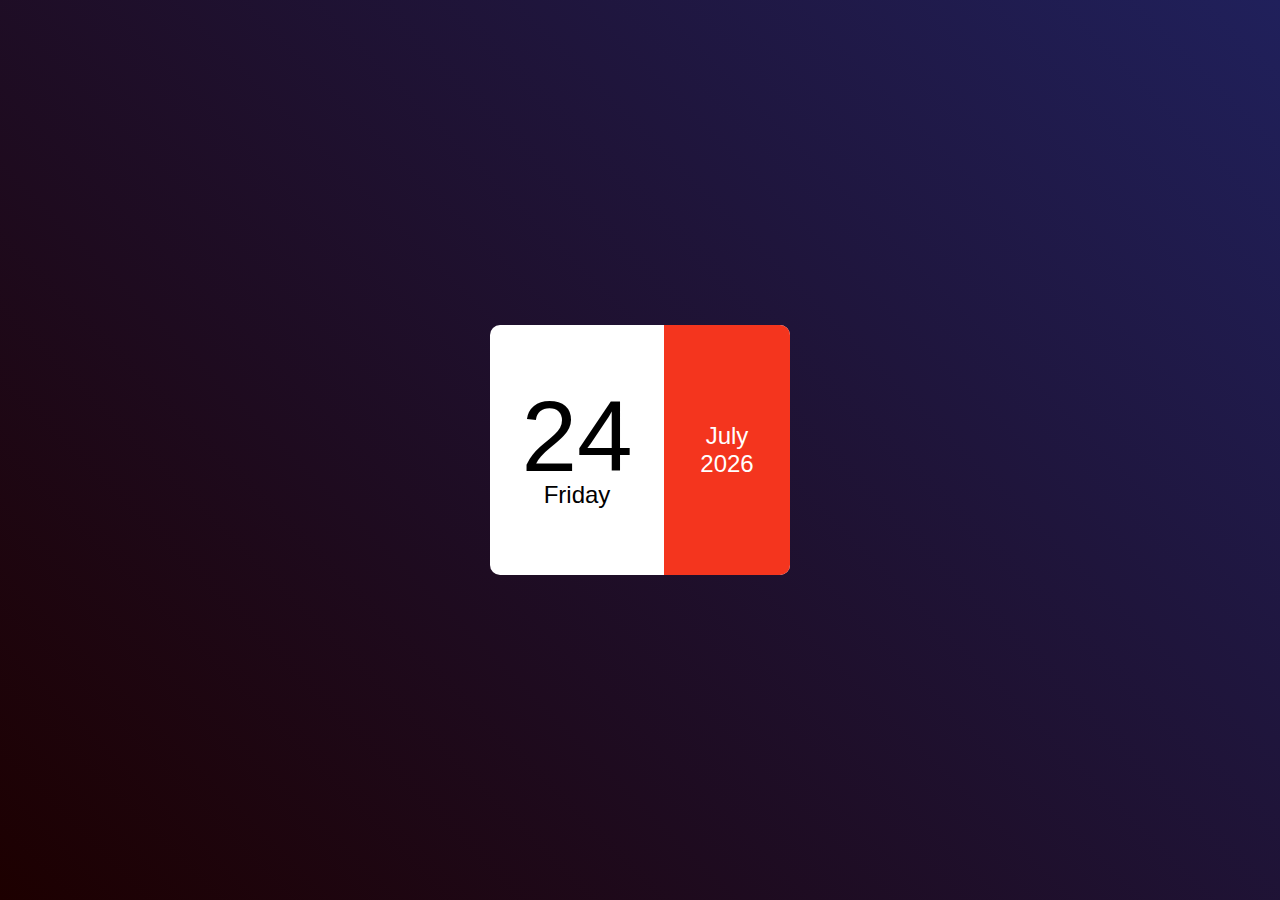
<file: Mini-javascript projects/Calender/index.html>
<!DOCTYPE html>
<html lang="en">
<head>
    <meta charset="UTF-8">
    <meta name="viewport" content="width=device-width, initial-scale=1.0">
    <title>Calender</title>
    <link rel="stylesheet" href="style.css" >
</head>
<body>
   <div class = "hero">
   <div class="calender">
    <div class="left">
        <p id="date">01</p>
        <p id="day">Sunday</p>
    </div>

    <div class="right">
        <p id="month"> January</p>
        <p id="year">2020</p>
    </div>
   </div>
</div> 
<script src="script.js"></script>
</body>
</html>
</file>
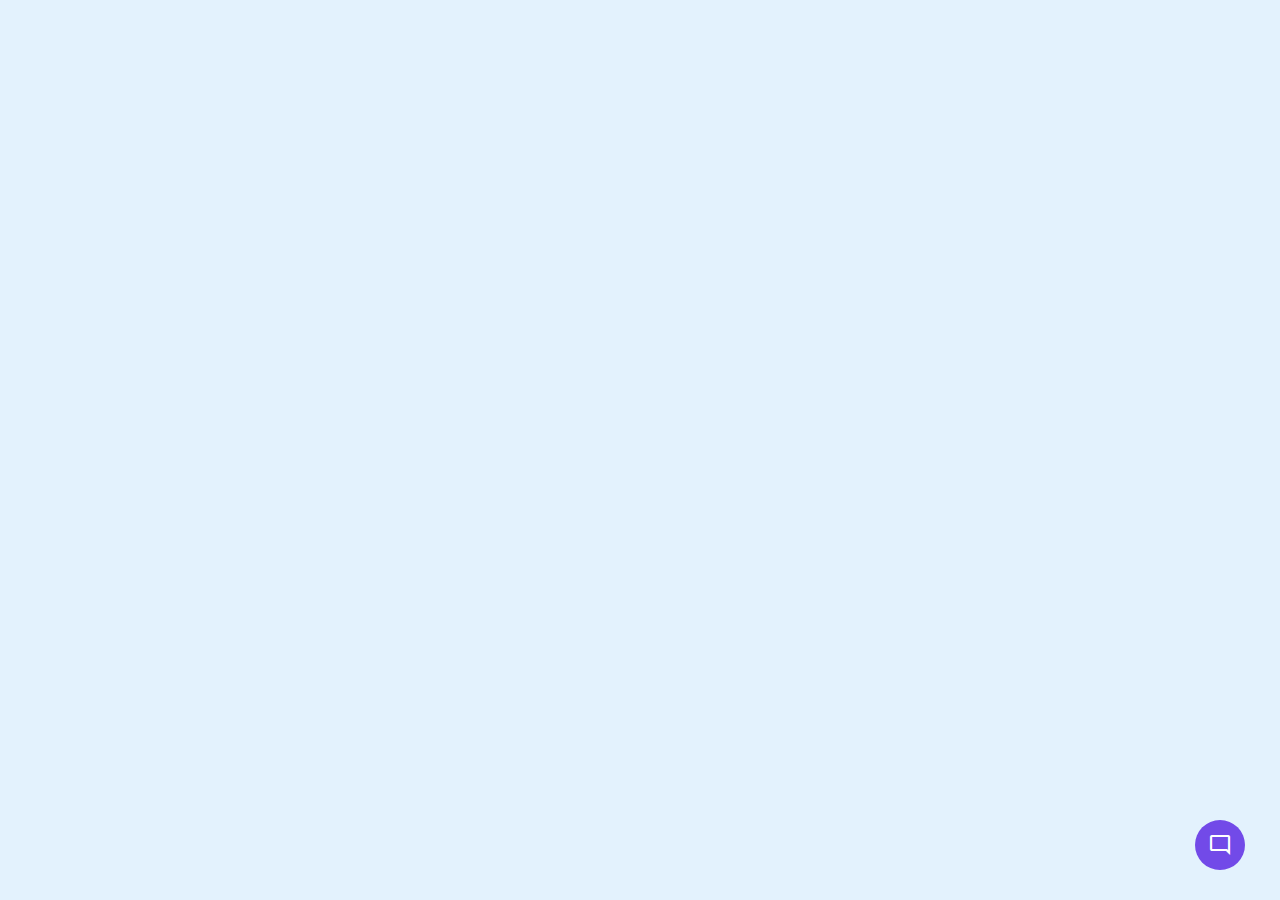
<file: Mini-javascript projects/chatbot/index.html>
<!DOCTYPE html>
<html lang="en">
<head>
    <meta charset="UTF-8">
    <meta name="viewport" content="width=device-width, initial-scale=1.0">
    <title>ChatBot</title>
    <link rel="stylesheet" href="style.css" />
    <link rel="stylesheet" href="https://fonts.googleapis.com/css2?family=Material+Symbols+Outlined:opsz,wght,FILL,GRAD@48,400,0,0" />
</head>
<body >
    <button class="chatbot-toggler">
        <span class="material-symbols-outlined">
            mode_comment
        </span>
        <span class="material-symbols-outlined">
          close
        </span>
    </button>
    <div class=" chatbot">
        <header>
            <h2>Chatbot</h2>
            <span class="close-btn material-symbols-outlined">
                close
              </span>
        </header>
        <ul class="chatbox">
            <li class="chat incoming">
                <span class="material-symbols-outlined">
                    smart_toy
                </span>
                <p>Hi there 👋 <br/> How can I help you today?</p>
            </li>
            <!-- <li class="chat outgoing">
                
                <p>lorem ipsum fdv gfdslf gkfd </p>
            </li> -->
        </ul>
        <div class="chat-input">
            <textarea placeholder="Enter a message..." required> </textarea>
                <span id="send-btn" class="material-symbols-outlined">
                send 
                </span>
        
        </div>
    </div>
    <script src="chat.js" defer></script> 
        <!-- defer tells the browser to wait until the page has finished parsing before executing the script. -->
</body>
</html>
</file>
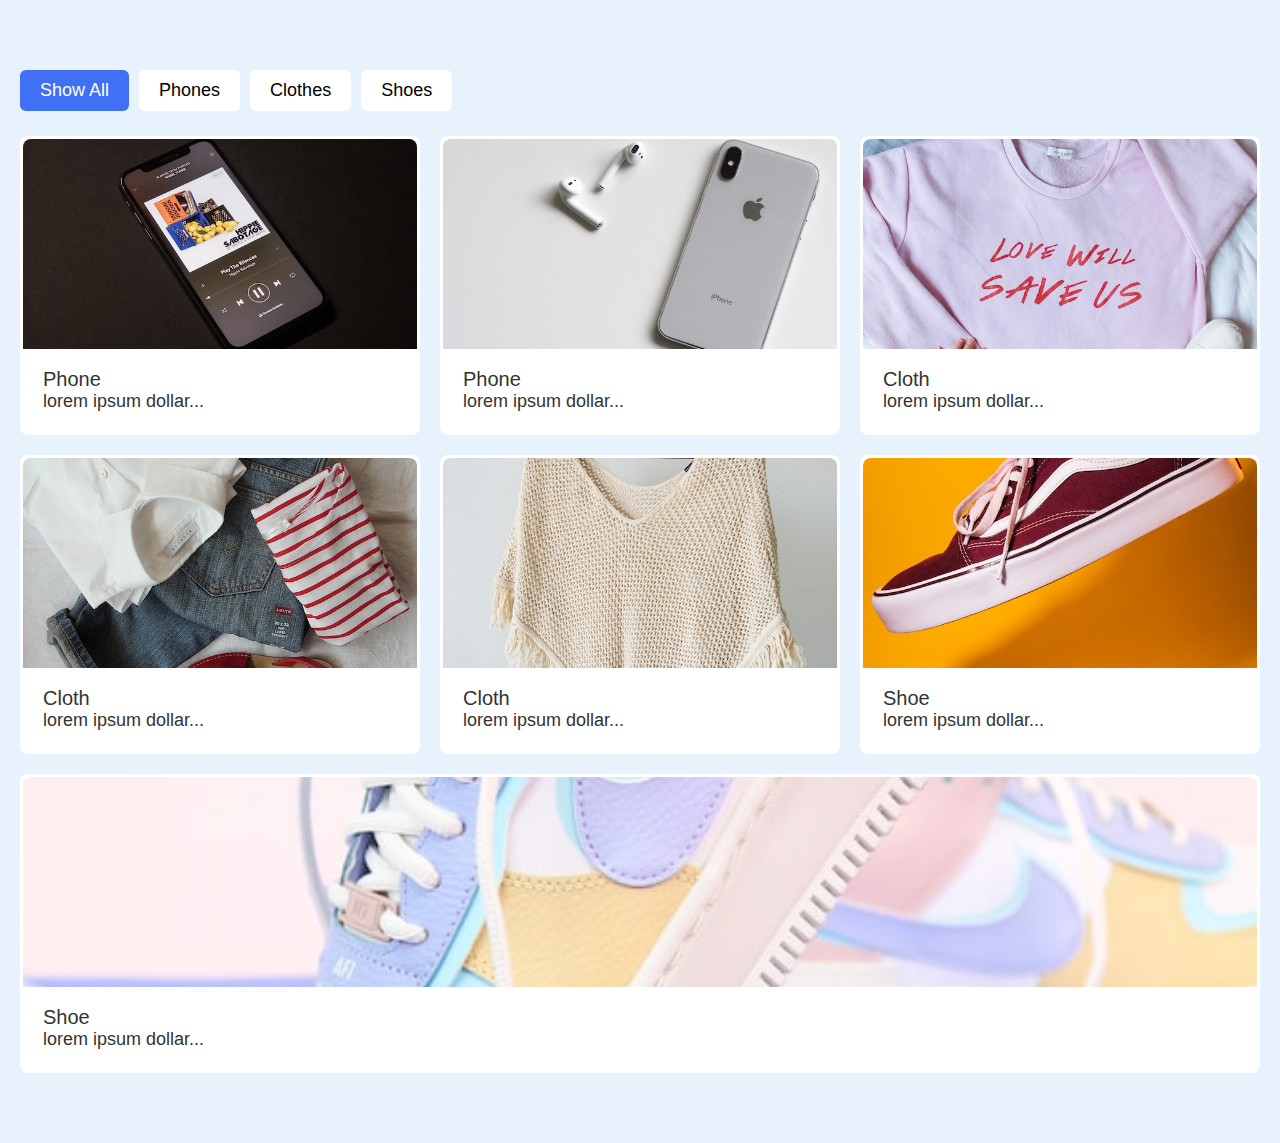
<file: Mini-javascript projects/filterable-image-gallery/index.html>
<!DOCTYPE html>
<html lang="en">
<head>
    <meta charset="UTF-8">
    <meta name="viewport" content="width=device-width, initial-scale=1.0">
    <link rel="stylesheet" href="style.css">

    <title>Filterable Image Gallery</title>
</head>
<body>
  <div class="container">
    <!-- filter buttons -->
    <div class="filter_buttons">
    <button class="active" data-name="all">Show All</button>
    <button data-name="phones">Phones</button>
    <button data-name="clothes">Clothes</button>
    <button data-name="shoes">Shoes</button>
</div>
<!-- images card -->
<div class="filterable_cards">

    <div class="card" data-name="phones">
        <img src="images/phone-1.jpg" />
        <div class="card_body">
            <h6 class="card_title">
                Phone
            </h6>
            <p class="card_text">lorem ipsum dollar...</p>
        </div>
    </div>

    <div class="card" data-name="phones">
        <img src="images/phone-2.jpg" />
        <div class="card_body">
            <h6 class="card_title">
                Phone
            </h6>
            <p class="card_text">lorem ipsum dollar...</p>
        </div>
    </div>

    <div class="card" data-name="clothes">
        <img src="images/cloth-1.jpg" />
        <div class="card_body">
            <h6 class="card_title">
                Cloth
            </h6>
            <p class="card_text">lorem ipsum dollar...</p>
        </div>
    </div>

    <div class="card" data-name="clothes">
        <img src="images/cloth-2.jpg" />
        <div class="card_body">
            <h6 class="card_title">
                Cloth
            </h6>
            <p class="card_text">lorem ipsum dollar...</p>
        </div>
    </div>

    
    <div class="card" data-name="clothes">
        <img src="images/cloth-3.jpg" />
        <div class="card_body">
            <h6 class="card_title">
                Cloth
            </h6>
            <p class="card_text">lorem ipsum dollar...</p>
        </div>
    </div>
   
    <div class="card" data-name="shoes">
        <img src="images/shoe-1.jpg" />
        <div class="card_body">
            <h6 class="card_title">
                Shoe
            </h6>
            <p class="card_text">lorem ipsum dollar...</p>
        </div>
    </div>

    <div class="card" data-name="shoes">
        <img src="images/shoe-2.jpg" />
        <div class="card_body">
            <h6 class="card_title">
                Shoe
            </h6>
            <p class="card_text">lorem ipsum dollar...</p>
        </div>
    </div>

    


</div>
  </div>
  <script src="script.js" defer></script>
</body>
</html>
</file>
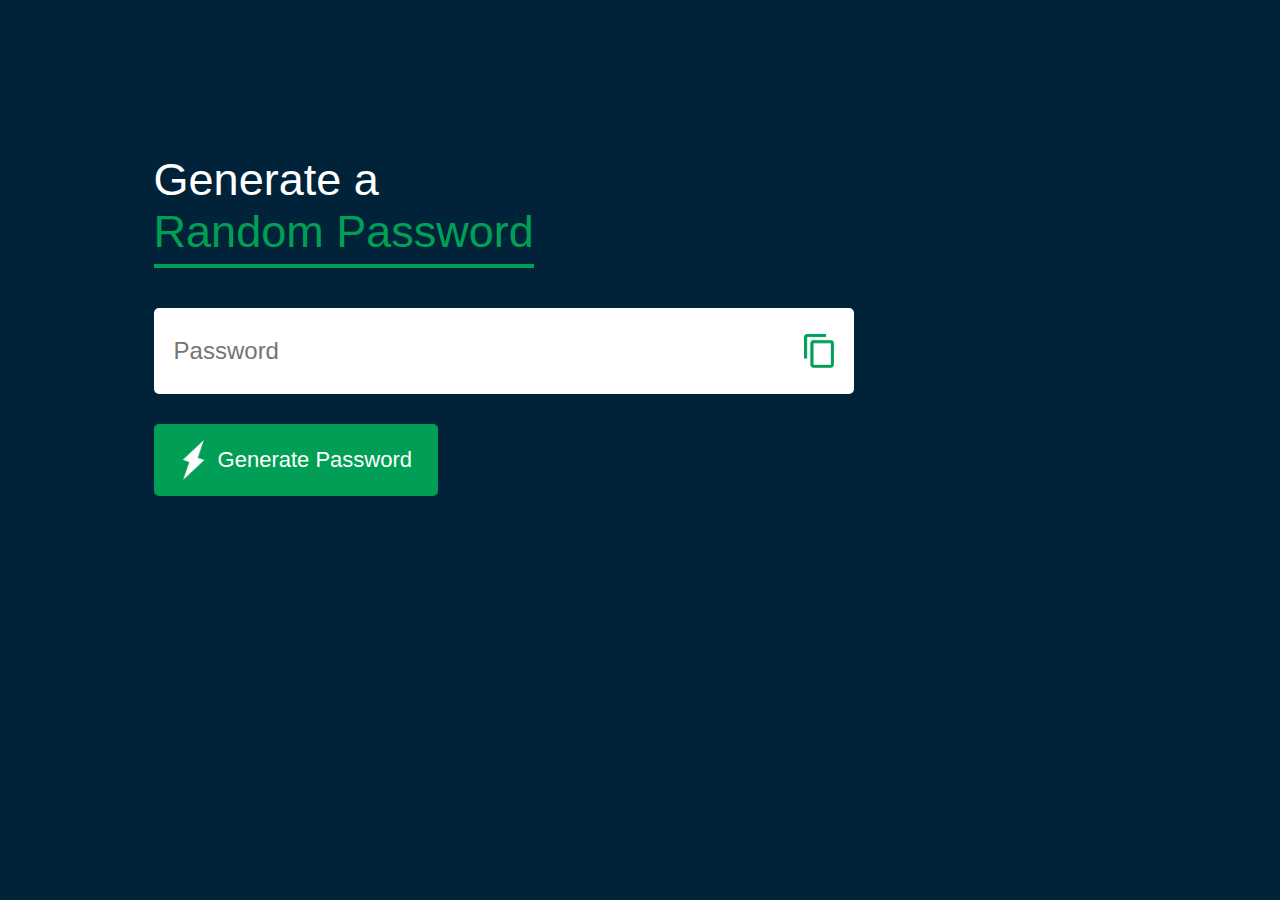
<file: Mini-javascript projects/random-password-generator/index.html>
<!DOCTYPE html>
<html lang="en">
<head>
    <meta charset="UTF-8">
    <meta name="viewport" content="width=device-width, initial-scale=1.0">
    <title>Random Password Generator</title>
    <link rel="stylesheet" href="style.css"/>
</head>
<body>
    <div class="container">
        <h1>Generate a <br/><span>Random Password </span></h1>
        <div class="display">
            <input type="text" id="password" placeholder="Password">
            <img src="images/copy.png" onclick="copyPassword()">
        </div>
        <button onclick="createPassword()"><img src="images/generate.png"  >Generate Password</button>
    </div>
    <script src="password.js"></script>
</body>
</html>
</file>
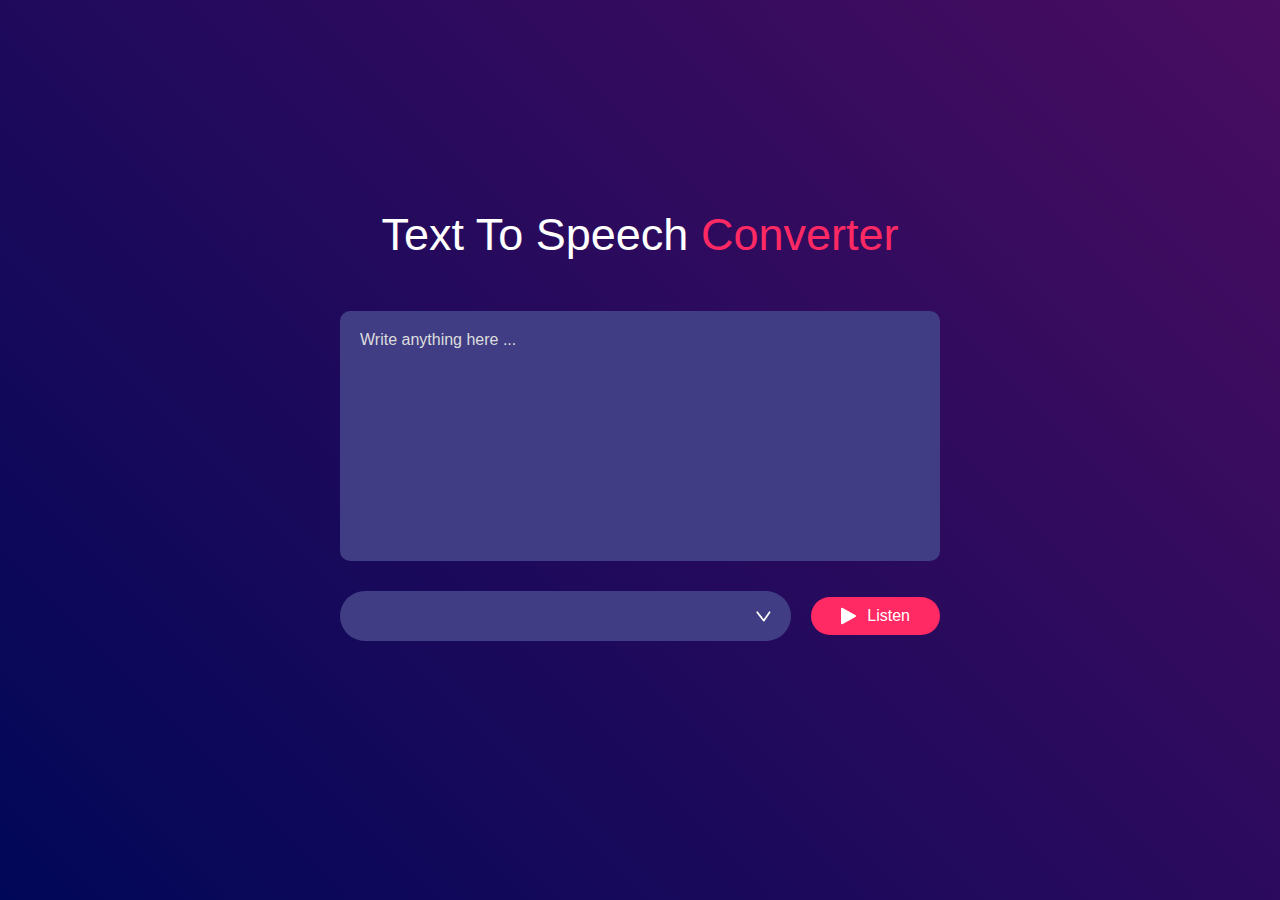
<file: Mini-javascript projects/text-to-voice-converter/index.html>
<!DOCTYPE html>
<html lang="en">
<head>
    <meta charset="UTF-8">
    <meta name="viewport" content="width=device-width, initial-scale=1.0">
    <title>Text - To Speech Converter </title>
    <link rel="stylesheet" href="style.css" /> 
</head>
<body>
    <div class = "hero">
    <h1> Text To Speech <span>Converter</span></h1>
    <textarea placeholder="Write anything here ... " ></textarea>
<div class="row">
    <select> </select>
    <button> <img src="./images/play.png" />Listen </button>
</div>
    </div>
    <script src="script.js"></script>
</body>

</html>
</file>
<file: Mini-javascript projects/Calender/style.css>
* {
  margin: 0;
  padding: 0;
  font-family: "Poppins", sans-serif;
  box-sizing: border-box;
}

.hero {
  width: 100%;
  min-height: 100vh;
  background: linear-gradient(45deg, #1d0000, #20205b);
  display: flex;
  align-items: center;
  justify-content: center;
}

.calender {
  width: 300px;
  height: 250px;
  background: #fff;
  display: flex;
  align-items: center;
  border-radius: 10px;
}

.left,
.right {
  height: 100%;
  display: flex;
  align-items: center;
  justify-content: center;
  font-size: 24px;
  flex-direction: column;
}

.right {
  width: 42%;
  background: #f4351e;
  color: #fff;
  border-top-right-radius: 10px;
  border-bottom-right-radius: 10px;
}

.left {
  width: 58%;
}

#date {
  font-size: 100px;
  line-height: 90px;
}
</file>
<file: Mini-javascript projects/chatbot/style.css>
@import url("https://fonts.googleapis.com/css2?family=Poppins:wght@400;500;600&display=swap");
* {
  margin: 0;
  padding: 0;
  box-sizing: border-box;
  font-family: "poppins", sans-serif;
}

body {
  background: #e3f2fd;
}

.chatbot-toggler {
  position: fixed;
  right: 35px;
  bottom: 30px;
  height: 50px;
  width: 50px;
  display: flex;
  align-items: center;
  justify-content: center;
  background: #724ae8;
  color: #fff;
  border-radius: 50%;
  border: none;
  outline: none;
  cursor: pointer;
  transition: all 0.2 ease;
}

.show-chatbot .chatbot-toggler {
  transform: rotate(90deg);
}

.chatbot-toggler span {
  position: absolute;
}
.show-chatbot .chatbot-toggler span:first-child,
.chatbot-toggler span:last-child {
  opacity: 0;
}

.show-chatbot .chatbot-toggler span:last-child {
  opacity: 1;
}
.chatbot {
  position: fixed;
  right: 35px;
  bottom: 90px;
  width: 420px;
  overflow: hidden;
  background: #fff;
  border-radius: 15px;
  box-shadow: 0 0 128px 0 rgba(0, 0, 0, 0.1),
    0 32px 64px -48px rgba(0, 0, 0, 0.5);
  transform: scale(0.5);
  pointer-events: none;
  opacity: 0;
  transition: all 0.1 ease;
  transform-origin: bottom right;
}

.show-chatbot .chatbot {
  transform: scale(1);
  pointer-events: auto;
  opacity: 1;
}

.chatbot header {
  background: #724ae8;
  padding: 16px 0;
  text-align: center;
  position: relative;
}

.chatbot header h2 {
  color: #fff;
  font-size: 1.4rem;
}

.chatbot header span {
  position: absolute;
  right: 20px;
  top: 50%;
  color: #fff;
  cursor: pointer;
  transform: translateY(-50%);
  display: none;
}
.chatbot .chatbox {
  overflow-y: auto;
  height: 510px;
  padding: 30px 20px 200px;
}

.chatbox .chat {
  display: flex;
}

.chatbox .incoming span {
  color: #fff;
  height: 32px;
  width: 32px;
  background: #724ae8;
  text-align: center;
  line-height: 32px;
  border-radius: 4px;
  margin: 0 10px 7px 0;
  align-self: flex-end;
}

.chatbox .outgoing {
  margin: 20px 0;
  justify-content: flex-end;
}

.chatbox .chat p {
  color: #fff;
  max-width: 75%;
  font-size: 0.95rem;
  padding: 12px 16px;
  border-radius: 10px 10px 0 10px;
  background: #724ae8;
  white-space: pre-wrap;
}

.chatbox .incoming p {
  color: #000;
  background: #f2f2f2;
  border-radius: 10px 10px 10px 0;
}

.chatbot .chat-input {
  position: absolute;
  bottom: 0;
  border-top: 1px solid #ccc;
  width: 100%;
  background: #fff;
  padding: 5px 20px;
  gap: 5px;
}

.chat-input textarea {
  height: 55px;
  width: 100%;
  border: none;
  outline: none;
  font-size: 0.95rem;
  resize: none;
  padding: 16px 15px 16px 0;
}
.chat-input span {
  color: #724ae8;
  font-size: 1.35rem;
  cursor: pointer;
  align-self: flex-end;
  height: 55px;
  line-height: 55px;
  visibility: hidden;
}

.chat-input textarea:valid ~ span {
  visibility: visible;
}

@media (max-width: 490px) {
  .chatbot {
    right: 0;
    bottom: 0;
    width: 100%;
    height: 100%;
    border-radius: 0;
  }

  .chatbot .chatbox {
    height: 90%;
  }

  .chatbot header span {
    display: block;
  }
}
</file>
<file: Mini-javascript projects/filterable-image-gallery/style.css>
* {
  margin: 0;
  padding: 0;
  box-sizing: border-box;
  font-family: "Poppins", sans-serif;
}

body {
  min-height: 100vh;
  background: #e7f2fd;
}

.container {
  position: relative;
  max-width: 1350px;
  width: 100%;
  margin: 50px auto;
  padding: 20px;
}

.filter_buttons {
  display: flex;
  align-items: center;
  gap: 10px;
  flex-wrap: wrap;
}
button {
  padding: 10px 20px;
  font-size: 18px;
  background: #fff;
  border: none;
  box-shadow: 0 0 10px rgba(0 0 0 0.05);
  border-radius: 6px;
  cursor: pointer;
}

button.active {
  background: #4070f4;
  color: #fff;
}

.filterable_cards {
  display: flex;
  margin-top: 25px;
  gap: 20px;
  flex-wrap: wrap;
}

.card {
  flex-grow: 1;
  flex-basis: 300px;
  background-color: #fff;
  padding: 3px;
  border-radius: 8px;
  box-shadow: 0 0 10px rgba(0 0 0 0.05);
}

.hide {
  display: none;
}
.card img {
  width: 100%;
  height: 210px;
  object-fit: cover;
  border-radius: 8px 8px 0 0;
}

.card_body {
  padding: 15px 20px 20px;
}

.card_title {
  font-size: 20px;
  font-weight: 500;
  color: #333;
}

.card_text {
  font-size: 18px;
  color: #333;
}
</file>
<file: Mini-javascript projects/random-password-generator/style.css>
* {
  margin: 0;
  padding: 0;
  font-family: "Poppins", sans-serif;
  box-sizing: border-box;
}

body {
  background: #002339;
  color: #fff;
}

.container {
  margin: 12%;
  width: 90%;
  max-width: 700px;
}

.display {
  width: 100%;
  margin-top: 50px;
  margin-bottom: 30px;
  background: #fff;
  color: #333;
  display: flex;
  align-items: center;
  justify-content: space-between;
  padding: 26px 20px;
  border-radius: 5px;
}

.container h1 {
  font-weight: 500;
  font-size: 45px;
}

.container h1 span {
  color: #019f55;
  border-bottom: 4px solid #019f55;
  padding-bottom: 7px;
}

.display img {
  width: 30px;
  cursor: pointer;
}

.display input {
  border: 0;
  outline: 0;
  font-size: 24px;
}

.container button img {
  width: 28px;
  margin-right: 10px;
}

.container button {
  border: 0;
  outline: 0;
  background: #019f55;
  color: #fff;
  font-size: 22px;
  font-weight: 300;
  display: flex;
  align-items: center;
  justify-content: center;
  padding: 16px 26px;
  border-radius: 5px;
  cursor: pointer;
}
</file>
<file: Mini-javascript projects/text-to-voice-converter/style.css>
* {
  margin: 0;
  padding: 0;
  font-family: "Poppins", sans-serif;
  box-sizing: border-box;
}

.hero {
  width: 100%;
  min-height: 100vh;
  background: linear-gradient(45deg, #010758, #490d61);
  display: flex;
  align-items: center;
  justify-content: center;
  flex-direction: column;
  color: #fff;
}

.hero h1 {
  font-size: 45px;
  font-weight: 500;
  margin-top: -50px;
  margin-bottom: 50px;
}

.hero h1 span {
  color: #ff2963;
}

textarea {
  width: 600px;
  height: 250px;
  background: #403d84;
  color: #fff;
  font-size: 15px;
  border: 0;
  outline: 0;
  padding: 20px;
  border-radius: 10px;
  resize: none;
  margin-bottom: 30px;
}

textarea::placeholder {
  font-size: 16px;
  color: #ddd;
}

.row {
  width: 600px;
  display: flex;
  align-items: center;
  gap: 20px;
}

button {
  background: #ff2963;
  color: #fff;
  font-size: 16px;
  padding: 10px 30px;
  border-radius: 35px;
  border: 0;
  outline: 0;
  cursor: pointer;
  display: flex;
  align-items: center;
}

button img {
  width: 16px;
  margin-right: 10px;
}

select {
  flex: 1;
  color: #fff;
  background: #403d84;
  height: 50px;
  padding: 0 20px;
  outline: 0;
  border: 0;
  border-radius: 35px;
  appearance: none;
  background-image: url(./images/dropdown.png);
  background-repeat: no-repeat;
  background-size: 15px;
  background-position-x: calc(100% - 20px);
  background-position-y: 20px;
}
</file>
